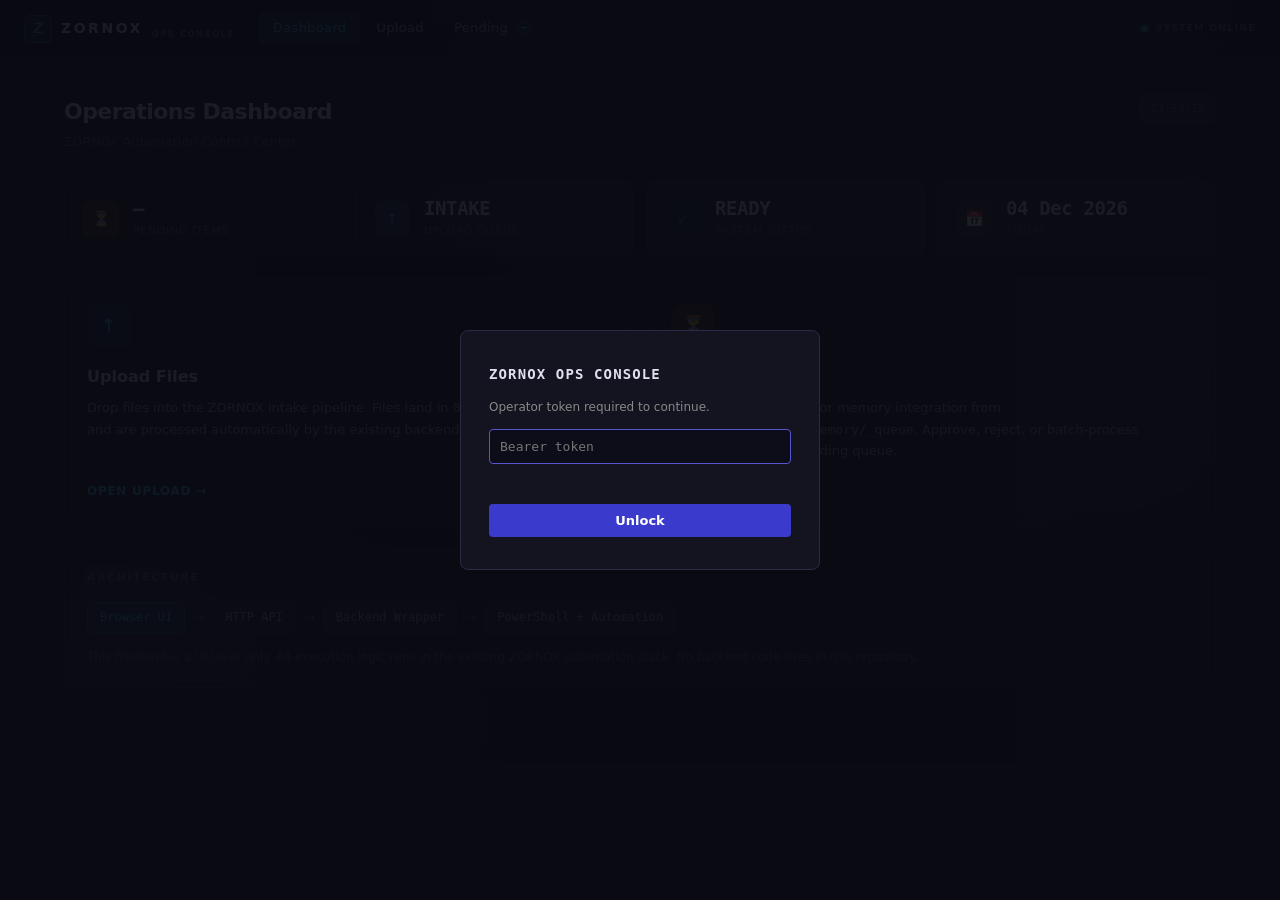
<file: index.html>
<!DOCTYPE html>
<html lang="en">
<head>
  <meta charset="UTF-8">
  <meta name="viewport" content="width=device-width, initial-scale=1.0">
  <meta name="description" content="ZORNOX Web Ops Console — Operations dashboard">
  <title>Dashboard — ZORNOX Web Ops Console</title>
  <link rel="stylesheet" href="assets/css/app.css">
</head>
<body>

  <!-- ================================================================
       NAVBAR
       ================================================================ -->
  <nav class="navbar" role="navigation" aria-label="Main navigation">
    <div class="nav-brand">
      <div class="brand-icon" aria-hidden="true">Z</div>
      <span class="brand-name">ZORNOX</span>
      <span class="brand-sub">Ops Console</span>
    </div>

    <ul class="nav-links" role="list">
      <li><a href="index.html"   class="nav-link" data-page="index">Dashboard</a></li>
      <li><a href="upload.html"  class="nav-link" data-page="upload">Upload</a></li>
      <li>
        <a href="pending.html" class="nav-link" data-page="pending">
          Pending
          <span class="badge" id="nav-pending-count" aria-label="pending items">—</span>
        </a>
      </li>
    </ul>

    <div class="nav-status" aria-live="polite">
      <span class="status-dot" aria-hidden="true"></span>
      <span class="status-label">SYSTEM ONLINE</span>
    </div>
  </nav>

  <!-- ================================================================
       MAIN
       ================================================================ -->
  <main class="main-content">

    <!-- Page header -->
    <div class="page-header">
      <div>
        <h1 class="page-title">Operations Dashboard</h1>
        <p class="page-subtitle">ZORNOX Automation Control Center</p>
      </div>
      <div class="page-meta">
        <span class="meta-chip" id="current-time" aria-label="Current time"></span>
      </div>
    </div>

    <!-- Stats row -->
    <div class="stats-grid" role="list" aria-label="System statistics">

      <div class="stat-card" role="listitem">
        <div class="stat-icon stat-icon--pending" aria-hidden="true">⏳</div>
        <div class="stat-body">
          <span class="stat-value" id="stat-pending">—</span>
          <span class="stat-label">Pending Items</span>
        </div>
      </div>

      <div class="stat-card" role="listitem">
        <div class="stat-icon stat-icon--upload" aria-hidden="true">↑</div>
        <div class="stat-body">
          <span class="stat-value">INTAKE</span>
          <span class="stat-label">Upload Queue</span>
        </div>
      </div>

      <div class="stat-card" role="listitem">
        <div class="stat-icon stat-icon--ok" aria-hidden="true">✓</div>
        <div class="stat-body">
          <span class="stat-value">READY</span>
          <span class="stat-label">System Status</span>
        </div>
      </div>

      <div class="stat-card" role="listitem">
        <div class="stat-icon stat-icon--info" aria-hidden="true">📅</div>
        <div class="stat-body">
          <span class="stat-value" id="stat-date">—</span>
          <span class="stat-label">Today</span>
        </div>
      </div>

    </div>

    <!-- Quick action cards -->
    <div class="action-grid">

      <a href="upload.html" class="action-card action-card--upload" aria-label="Open Upload page">
        <div class="action-card-icon" aria-hidden="true">↑</div>
        <h2 class="action-card-title">Upload Files</h2>
        <p class="action-card-desc">
          Drop files into the ZORNOX intake pipeline. Files land in
          <code>00_INBOX/_claw_drop</code> and are processed automatically
          by the existing backend automation.
        </p>
        <span class="action-card-cta">Open Upload →</span>
      </a>

      <a href="pending.html" class="action-card action-card--pending" aria-label="Open Pending Review page">
        <div class="action-card-icon" aria-hidden="true">⏳</div>
        <h2 class="action-card-title">Review Pending</h2>
        <p class="action-card-desc">
          Review items queued for memory integration from
          <code>00_INBOX/_pending_memory/_queue</code>. Approve, reject, or
          batch-process decisions from the pending queue.
        </p>
        <span class="action-card-cta">Open Review →</span>
      </a>

    </div>

    <!-- Architecture info card -->
    <div class="info-card" role="region" aria-label="Architecture overview">
      <p class="info-card-title">Architecture</p>

      <div class="arch-flow" aria-label="Data flow diagram">
        <div class="arch-node arch-node--active">Browser UI</div>
        <div class="arch-arrow" aria-hidden="true">→</div>
        <div class="arch-node">HTTP API</div>
        <div class="arch-arrow" aria-hidden="true">→</div>
        <div class="arch-node">Backend Wrapper</div>
        <div class="arch-arrow" aria-hidden="true">→</div>
        <div class="arch-node">PowerShell + Automation</div>
      </div>

      <p class="info-note">
        This frontend is a UI layer only. All execution logic runs in the existing
        ZORNOX automation stack. No backend code lives in this repository.
      </p>
    </div>

  </main>

  <!-- Scripts — config must load first -->
  <script src="config/app-config.js"></script>
  <script src="assets/js/auth.js"></script>
  <script src="assets/js/api.js"></script>
  <script src="assets/js/app.js"></script>

</body>
</html>
</file>
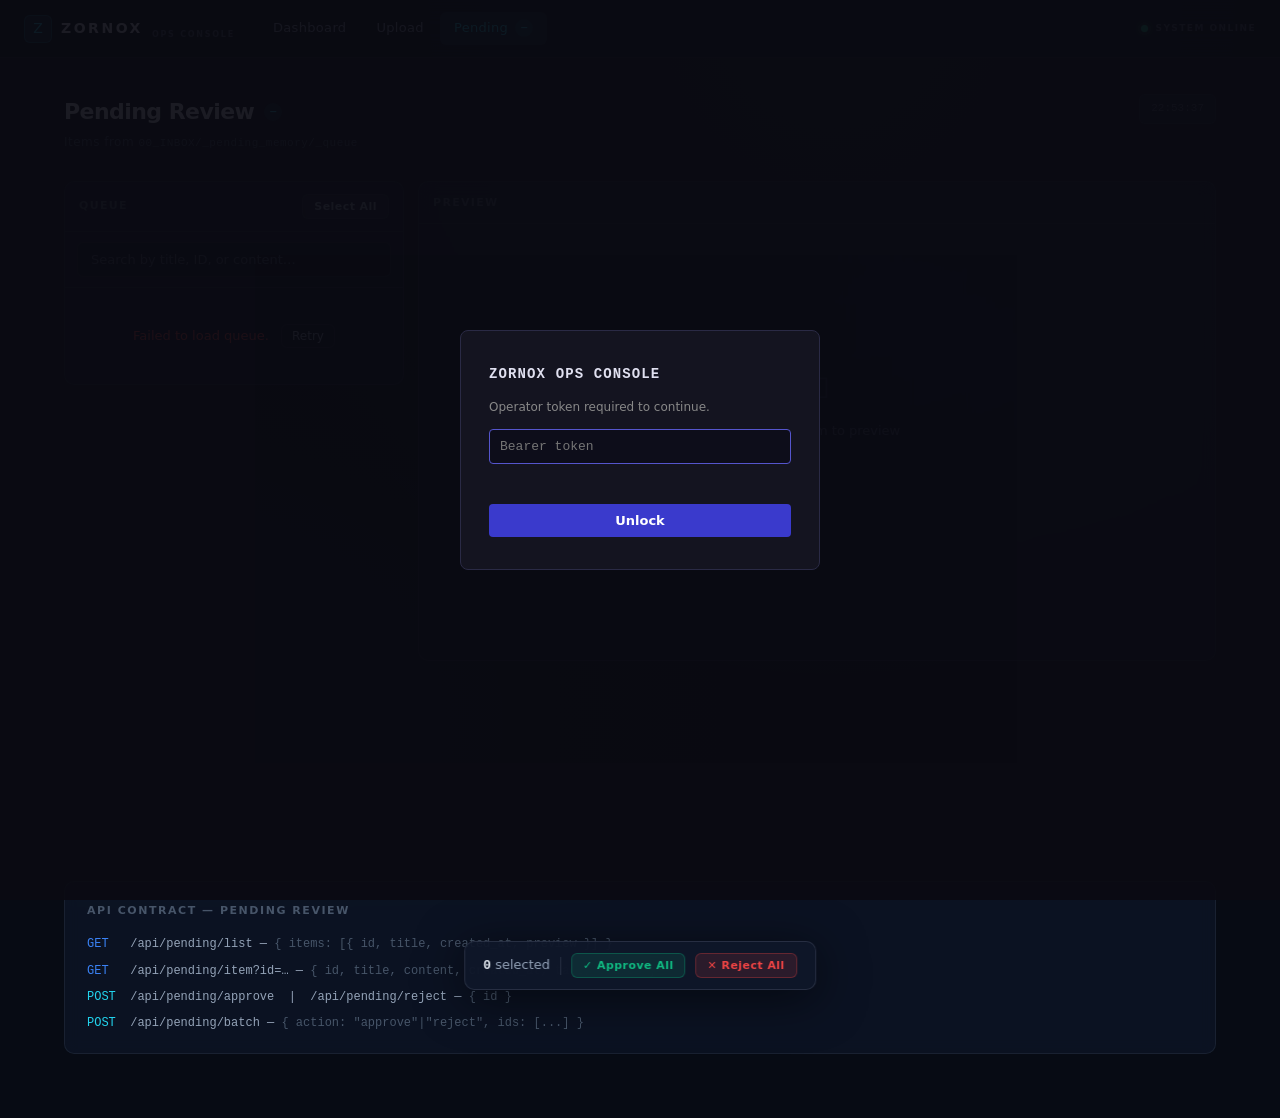
<file: pending.html>
<!DOCTYPE html>
<html lang="en">
<head>
  <meta charset="UTF-8">
  <meta name="viewport" content="width=device-width, initial-scale=1.0">
  <meta name="description" content="ZORNOX Web Ops Console — Review and process pending decisions">
  <title>Pending Review — ZORNOX Web Ops Console</title>
  <link rel="stylesheet" href="assets/css/app.css">
</head>
<body>

  <!-- ================================================================
       NAVBAR
       ================================================================ -->
  <nav class="navbar" role="navigation" aria-label="Main navigation">
    <div class="nav-brand">
      <div class="brand-icon" aria-hidden="true">Z</div>
      <span class="brand-name">ZORNOX</span>
      <span class="brand-sub">Ops Console</span>
    </div>

    <ul class="nav-links" role="list">
      <li><a href="index.html"   class="nav-link" data-page="index">Dashboard</a></li>
      <li><a href="upload.html"  class="nav-link" data-page="upload">Upload</a></li>
      <li>
        <a href="pending.html" class="nav-link" data-page="pending">
          Pending
          <span class="badge" id="nav-pending-count" aria-label="pending items">—</span>
        </a>
      </li>
    </ul>

    <div class="nav-status" aria-live="polite">
      <span class="status-dot" aria-hidden="true"></span>
      <span class="status-label">SYSTEM ONLINE</span>
    </div>
  </nav>

  <!-- ================================================================
       MAIN
       ================================================================ -->
  <main class="main-content">

    <!-- Page header -->
    <div class="page-header">
      <div>
        <h1 class="page-title">
          Pending Review
          <span class="badge" id="pending-page-count" aria-label="pending count">—</span>
        </h1>
        <p class="page-subtitle">
          Items from
          <code style="font-size:11px;color:var(--text-muted);font-family:var(--font-mono)">
            00_INBOX/_pending_memory/_queue
          </code>
        </p>
      </div>
      <div class="page-meta">
        <span class="meta-chip" id="current-time" aria-label="Current time"></span>
      </div>
    </div>

    <!-- Two-column layout: list panel + preview panel -->
    <div class="pending-layout">

      <!-- ── Left panel: Queue list ── -->
      <div class="panel" role="region" aria-label="Pending queue">

        <div class="panel-header">
          <span class="panel-title">Queue</span>
          <button
            class="btn btn--default btn--sm"
            id="select-all-btn"
            aria-label="Select or deselect all items"
          >Select All</button>
        </div>

        <div class="panel-toolbar">
          <input
            type="search"
            class="search-input"
            id="search-input"
            placeholder="Search by title, ID, or content&hellip;"
            aria-label="Filter pending items"
            autocomplete="off"
          >
        </div>

        <div class="pending-list-scroll" role="list" aria-label="Pending items list">
          <div id="pending-list">
            <div class="state-loading">Loading queue&hellip;</div>
          </div>
        </div>

      </div>

      <!-- ── Right panel: Preview ── -->
      <div class="preview-panel" role="region" aria-label="Item preview" aria-live="polite">
        <div class="panel-header">
          <span class="panel-title">Preview</span>
        </div>
        <div id="item-preview">
          <div class="preview-empty">
            <span class="preview-empty-icon" aria-hidden="true">&#9744;</span>
            Select an item to preview
          </div>
        </div>
      </div>

    </div>

    <!-- API contract note (visible during development) -->
    <div style="margin-top:20px;">
      <div class="info-card">
        <p class="info-card-title">API Contract — Pending Review</p>
        <div style="display:flex;flex-direction:column;gap:7px;">
          <div style="font-family:var(--font-mono);font-size:12px;color:var(--text-secondary);">
            <span style="color:var(--accent-blue);">GET&nbsp;</span>
            &nbsp;/api/pending/list
            &mdash;
            <span style="color:var(--text-muted);">{ items: [{ id, title, created_at, preview }] }</span>
          </div>
          <div style="font-family:var(--font-mono);font-size:12px;color:var(--text-secondary);">
            <span style="color:var(--accent-blue);">GET&nbsp;</span>
            &nbsp;/api/pending/item?id=&hellip;
            &mdash;
            <span style="color:var(--text-muted);">{ id, title, content, created_at, tags, source }</span>
          </div>
          <div style="font-family:var(--font-mono);font-size:12px;color:var(--text-secondary);">
            <span style="color:var(--accent);">POST</span>
            &nbsp;/api/pending/approve &nbsp;|&nbsp; /api/pending/reject
            &mdash;
            <span style="color:var(--text-muted);">{ id }</span>
          </div>
          <div style="font-family:var(--font-mono);font-size:12px;color:var(--text-secondary);">
            <span style="color:var(--accent);">POST</span>
            &nbsp;/api/pending/batch
            &mdash;
            <span style="color:var(--text-muted);">{ action: "approve"|"reject", ids: [...] }</span>
          </div>
        </div>
      </div>
    </div>

  </main>

  <!-- Batch action bar — slides up when items are selected -->
  <div
    class="batch-bar"
    id="batch-bar"
    role="toolbar"
    aria-label="Batch actions"
    aria-hidden="true"
  >
    <span class="batch-bar-label">
      <span class="batch-count" id="selected-count">0</span> selected
    </span>
    <div class="batch-bar-sep" aria-hidden="true"></div>
    <button class="btn btn--approve btn--sm" id="batch-approve-btn">
      &#10003; Approve All
    </button>
    <button class="btn btn--reject btn--sm" id="batch-reject-btn">
      &#10005; Reject All
    </button>
  </div>

  <!-- Scripts — config must load first -->
  <script src="config/app-config.js"></script>
  <script src="assets/js/auth.js"></script>
  <script src="assets/js/api.js"></script>
  <script src="assets/js/app.js"></script>
  <script src="assets/js/pending.js"></script>

</body>
</html>
</file>
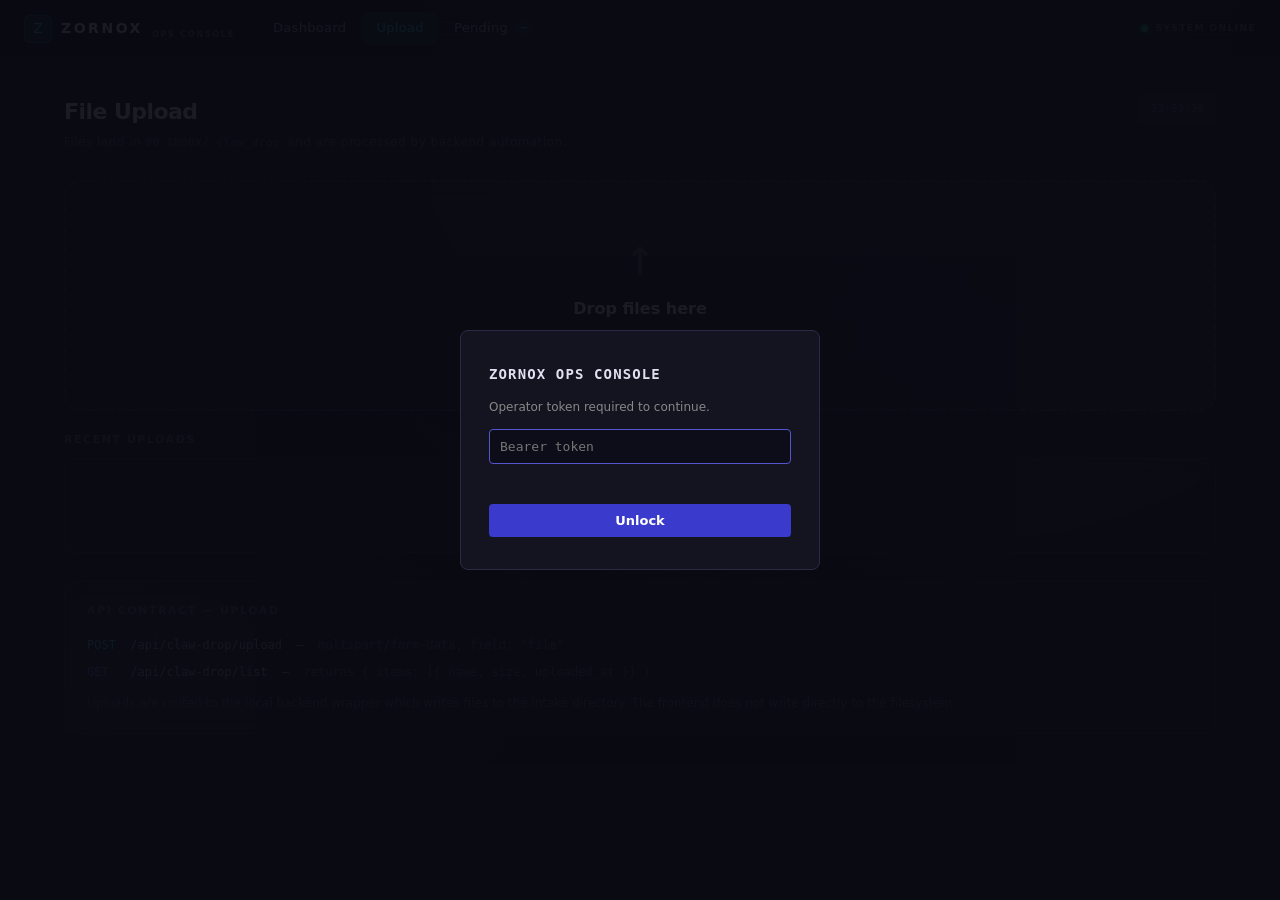
<file: upload.html>
<!DOCTYPE html>
<html lang="en">
<head>
  <meta charset="UTF-8">
  <meta name="viewport" content="width=device-width, initial-scale=1.0">
  <meta name="description" content="ZORNOX Web Ops Console — Upload files into the intake pipeline">
  <title>Upload — ZORNOX Web Ops Console</title>
  <link rel="stylesheet" href="assets/css/app.css">
</head>
<body>

  <!-- ================================================================
       NAVBAR
       ================================================================ -->
  <nav class="navbar" role="navigation" aria-label="Main navigation">
    <div class="nav-brand">
      <div class="brand-icon" aria-hidden="true">Z</div>
      <span class="brand-name">ZORNOX</span>
      <span class="brand-sub">Ops Console</span>
    </div>

    <ul class="nav-links" role="list">
      <li><a href="index.html"   class="nav-link" data-page="index">Dashboard</a></li>
      <li><a href="upload.html"  class="nav-link" data-page="upload">Upload</a></li>
      <li>
        <a href="pending.html" class="nav-link" data-page="pending">
          Pending
          <span class="badge" id="nav-pending-count" aria-label="pending items">—</span>
        </a>
      </li>
    </ul>

    <div class="nav-status" aria-live="polite">
      <span class="status-dot" aria-hidden="true"></span>
      <span class="status-label">SYSTEM ONLINE</span>
    </div>
  </nav>

  <!-- ================================================================
       MAIN
       ================================================================ -->
  <main class="main-content">

    <!-- Page header -->
    <div class="page-header">
      <div>
        <h1 class="page-title">File Upload</h1>
        <p class="page-subtitle">
          Files land in
          <code style="font-size:11px;color:var(--text-muted);font-family:var(--font-mono)">
            00_INBOX/_claw_drop
          </code>
          and are processed by backend automation.
        </p>
      </div>
      <div class="page-meta">
        <span class="meta-chip" id="current-time" aria-label="Current time"></span>
      </div>
    </div>

    <!-- Drop Zone -->
    <div
      class="drop-zone"
      id="drop-zone"
      role="button"
      tabindex="0"
      aria-label="Drop files here, or press Enter to browse"
    >
      <span class="drop-zone-icon" aria-hidden="true">↑</span>
      <p class="drop-zone-title">Drop files here</p>
      <p class="drop-zone-sub">or click to browse — any file type accepted</p>
    </div>

    <!-- Hidden file picker -->
    <input type="file" id="file-input" multiple hidden aria-hidden="true">

    <!-- Upload progress items (shown when files are being processed) -->
    <div
      id="upload-progress-list"
      class="upload-progress-list"
      role="status"
      aria-live="polite"
      aria-label="Upload progress"
    ></div>

    <!-- Recent uploads -->
    <p class="section-label">Recent Uploads</p>
    <div
      id="recent-uploads-list"
      class="recent-list"
      role="list"
      aria-label="Recently uploaded files"
    >
      <div class="state-loading">Loading&hellip;</div>
    </div>

    <!-- API contract note (visible during development) -->
    <div style="margin-top:28px;">
      <div class="info-card">
        <p class="info-card-title">API Contract — Upload</p>
        <div style="display:flex;flex-direction:column;gap:8px;">
          <div style="font-family:var(--font-mono);font-size:12px;color:var(--text-secondary);">
            <span style="color:var(--accent);">POST</span>
            &nbsp;/api/claw-drop/upload
            &nbsp;&mdash;&nbsp;
            <span style="color:var(--text-muted);">multipart/form-data, field: "file"</span>
          </div>
          <div style="font-family:var(--font-mono);font-size:12px;color:var(--text-secondary);">
            <span style="color:var(--accent-blue);">GET&nbsp;</span>
            &nbsp;/api/claw-drop/list
            &nbsp;&mdash;&nbsp;
            <span style="color:var(--text-muted);">returns { items: [{ name, size, uploaded_at }] }</span>
          </div>
        </div>
        <p class="info-note" style="margin-top:12px;">
          Uploads are routed to the local backend wrapper which writes files to the intake
          directory. The frontend does not write directly to the filesystem.
        </p>
      </div>
    </div>

  </main>

  <!-- Scripts — config must load first -->
  <script src="config/app-config.js"></script>
  <script src="assets/js/auth.js"></script>
  <script src="assets/js/api.js"></script>
  <script src="assets/js/app.js"></script>
  <script src="assets/js/upload.js"></script>

</body>
</html>
</file>
<file: assets/css/app.css>
/* ============================================================
    ZORNOX Web Ops Console — Shared Stylesheet
    Cloudflare Pages static site — no build step required
    ============================================================ */

  /* === Design Tokens === */
  :root {
    --bg-base:          #070b14;
    --bg-mesh:          radial-gradient(ellipse at 65% 0%,   rgba(34,211,238,0.055) 0%, transparent 55%),
                        radial-gradient(ellipse at 0%  80%,  rgba(59,130,246,0.045) 0%, transparent 50%),
                        radial-gradient(ellipse at 100% 50%, rgba(99,102,241,0.03)  0%, transparent 45%);

    --surface:          rgba(15, 23, 42, 0.65);
    --surface-raised:   rgba(15, 23, 42, 0.88);
    --surface-hover:    rgba(15, 23, 42, 0.90);

    --border:           rgba(148, 163, 184, 0.10);
    --border-strong:    rgba(148, 163, 184, 0.18);
    --border-accent:    rgba(34,  211, 238, 0.30);

    --text-primary:     #e2e8f0;
    --text-secondary:   #94a3b8;
    --text-muted:       #475569;

    --accent:           #22d3ee;
    --accent-dim:       rgba(34,  211, 238, 0.13);
    --accent-blue:      #3b82f6;
    --accent-blue-dim:  rgba(59,  130, 246, 0.13);

    --success:          #10b981;
    --success-dim:      rgba(16,  185, 129, 0.13);
    --warning:          #f59e0b;
    --warning-dim:      rgba(245, 158, 11,  0.13);
    --danger:           #ef4444;
    --danger-dim:       rgba(239, 68,  68,  0.13);

    --radius-xs:  4px;
    --radius-sm:  6px;
    --radius:    10px;
    --radius-lg: 16px;

    --shadow-sm:  0 2px  8px rgba(0,0,0,0.30);
    --shadow:     0 4px 24px rgba(0,0,0,0.45);
    --shadow-lg:  0 8px 48px rgba(0,0,0,0.55);

    --font:      -apple-system, BlinkMacSystemFont, "Segoe UI", system-ui, sans-serif;
    --font-mono: "JetBrains Mono", "Cascadia Code", "Fira Code", "Consolas", monospace;

    --nav-height: 58px;
    --content-max: 1200px;
    --transition: 0.15s ease;
  }

  /* === Reset === */
  *, *::before, *::after { box-sizing: border-box; margin: 0; padding: 0; }

  html {
    font-family: var(--font);
    background: var(--bg-base);
    color: var(--text-primary);
    height: 100%;
    scroll-behavior: smooth;
    -webkit-text-size-adjust: 100%;
  }

  body {
    min-height: 100%;
    background: var(--bg-base);
    background-image: var(--bg-mesh);
    background-attachment: fixed;
    font-size: 14px;
    line-height: 1.6;
    -webkit-font-smoothing: antialiased;
    -moz-osx-font-smoothing: grayscale;
  }

  a { color: inherit; text-decoration: none; }
  button { cursor: pointer; font-family: inherit; font-size: inherit; }
  input, textarea, select { font-family: inherit; font-size: inherit; }
  ul { list-style: none; }
  code { font-family: var(--font-mono); }

  /* ============================================================
    NAVBAR
    ============================================================ */

  .navbar {
    position: fixed;
    top: 0; left: 0; right: 0;
    height: var(--nav-height);
    background: rgba(7, 11, 20, 0.92);
    backdrop-filter: blur(14px);
    -webkit-backdrop-filter: blur(14px);
    border-bottom: 1px solid var(--border);
    display: flex;
    align-items: center;
    padding: 0 24px;
    gap: 8px;
    z-index: 100;
    user-select: none;
  }

  /* Brand */
  .nav-brand {
    display: flex;
    align-items: center;
    gap: 9px;
    flex-shrink: 0;
    margin-right: 16px;
  }

  .brand-icon {
    width: 28px;
    height: 28px;
    background: var(--accent-dim);
    border: 1px solid var(--border-accent);
    border-radius: var(--radius-sm);
    display: flex;
    align-items: center;
    justify-content: center;
    font-size: 14px;
    color: var(--accent);
    flex-shrink: 0;
  }

  .brand-name {
    font-size: 14px;
    font-weight: 800;
    letter-spacing: 0.18em;
    color: var(--text-primary);
  }

  .brand-sub {
    font-size: 8px;
    letter-spacing: 0.22em;
    color: var(--text-muted);
    font-weight: 600;
    text-transform: uppercase;
    align-self: flex-end;
    padding-bottom: 1px;
  }

  /* Nav links */
  .nav-links {
    display: flex;
    gap: 2px;
    flex: 1;
  }

  .nav-link {
    display: inline-flex;
    align-items: center;
    gap: 7px;
    padding: 6px 14px;
    border-radius: var(--radius-sm);
    font-size: 13px;
    font-weight: 500;
    color: var(--text-secondary);
    transition: background var(--transition), color var(--transition);
    letter-spacing: 0.025em;
    white-space: nowrap;
  }

  .nav-link:hover {
    background: rgba(148, 163, 184, 0.08);
    color: var(--text-primary);
  }

  .nav-link.active {
    background: var(--accent-dim);
    color: var(--accent);
  }

  /* Nav badge */
  .badge {
    display: inline-flex;
    align-items: center;
    justify-content: center;
    min-width: 18px;
    height: 18px;
    padding: 0 5px;
    border-radius: 9px;
    background: var(--accent-dim);
    color: var(--accent);
    font-size: 10px;
    font-weight: 700;
    font-family: var(--font-mono);
    letter-spacing: 0;
  }

  /* Nav status */
  .nav-status {
    display: flex;
    align-items: center;
    gap: 7px;
    margin-left: auto;
    flex-shrink: 0;
  }

  .status-dot {
    width: 7px;
    height: 7px;
    border-radius: 50%;
    background: var(--success);
    box-shadow: 0 0 8px var(--success);
    animation: status-pulse 2.4s ease-in-out infinite;
  }

  @keyframes status-pulse {
    0%, 100% { opacity: 1; box-shadow: 0 0 8px var(--success); }
    50%       { opacity: 0.5; box-shadow: 0 0 3px var(--success); }
  }

  .status-label {
    font-size: 9px;
    letter-spacing: 0.16em;
    color: var(--text-muted);
    font-weight: 700;
    text-transform: uppercase;
  }

  /* ============================================================
    LAYOUT
    ============================================================ */

  .main-content {
    padding: calc(var(--nav-height) + 36px) 24px 64px;
    max-width: var(--content-max);
    margin: 0 auto;
  }

  /* Page Header */
  .page-header {
    display: flex;
    align-items: flex-start;
    justify-content: space-between;
    gap: 16px;
    margin-bottom: 28px;
  }

  .page-title {
    font-size: 22px;
    font-weight: 700;
    color: var(--text-primary);
    letter-spacing: -0.025em;
    display: flex;
    align-items: center;
    gap: 10px;
  }

  .page-subtitle {
    font-size: 12px;
    color: var(--text-muted);
    margin-top: 4px;
    letter-spacing: 0.04em;
  }

  .page-meta {
    display: flex;
    align-items: center;
    gap: 10px;
    flex-shrink: 0;
  }

  .meta-chip {
    font-family: var(--font-mono);
    font-size: 11px;
    color: var(--text-muted);
    background: var(--surface);
    border: 1px solid var(--border);
    padding: 5px 11px;
    border-radius: var(--radius-sm);
    white-space: nowrap;
  }

  /* ============================================================
    DASHBOARD — Stats Grid
    ============================================================ */

  .stats-grid {
    display: grid;
    grid-template-columns: repeat(auto-fit, minmax(170px, 1fr));
    gap: 12px;
    margin-bottom: 20px;
  }

  .stat-card {
    background: var(--surface);
    border: 1px solid var(--border);
    border-radius: var(--radius);
    padding: 16px 18px;
    display: flex;
    align-items: center;
    gap: 14px;
    backdrop-filter: blur(8px);
    transition: border-color var(--transition);
  }

  .stat-card:hover { border-color: var(--border-strong); }

  .stat-icon {
    width: 36px;
    height: 36px;
    border-radius: var(--radius-sm);
    display: flex;
    align-items: center;
    justify-content: center;
    font-size: 15px;
    flex-shrink: 0;
  }

  .stat-icon--pending { background: var(--warning-dim);      color: var(--warning); }
  .stat-icon--upload  { background: var(--accent-dim);       color: var(--accent);  }
  .stat-icon--ok      { background: var(--success-dim);      color: var(--success); }
  .stat-icon--info    { background: rgba(148,163,184,0.08);  color: var(--text-secondary); }

  .stat-body { display: flex; flex-direction: column; gap: 2px; }

  .stat-value {
    font-size: 19px;
    font-weight: 700;
    color: var(--text-primary);
    line-height: 1.2;
    font-family: var(--font-mono);
    letter-spacing: -0.02em;
  }

  .stat-label {
    font-size: 11px;
    color: var(--text-muted);
    letter-spacing: 0.06em;
    text-transform: uppercase;
  }

  /* ============================================================
    DASHBOARD — Action Cards
    ============================================================ */

  .action-grid {
    display: grid;
    grid-template-columns: 1fr 1fr;
    gap: 16px;
    margin-bottom: 20px;
  }

  @media (max-width: 640px) { .action-grid { grid-template-columns: 1fr; } }

  .action-card {
    display: flex;
    flex-direction: column;
    background: var(--surface);
    border: 1px solid var(--border);
    border-radius: var(--radius-lg);
    padding: 26px 22px;
    transition: border-color var(--transition), background var(--transition), transform 0.18s ease, box-shadow 0.18s ease;
    backdrop-filter: blur(8px);
  }

  .action-card:hover {
    background: var(--surface-hover);
    transform: translateY(-2px);
    box-shadow: var(--shadow);
  }

  .action-card--upload:hover  { border-color: var(--border-accent); }
  .action-card--pending:hover { border-color: rgba(245,158,11,0.30); }

  .action-card-icon {
    width: 44px;
    height: 44px;
    border-radius: var(--radius);
    display: flex;
    align-items: center;
    justify-content: center;
    font-size: 20px;
    margin-bottom: 16px;
  }

  .action-card--upload  .action-card-icon { background: var(--accent-dim);   color: var(--accent);  }
  .action-card--pending .action-card-icon { background: var(--warning-dim);  color: var(--warning); }

  .action-card-title {
    font-size: 16px;
    font-weight: 700;
    margin-bottom: 8px;
    color: var(--text-primary);
  }

  .action-card-desc {
    font-size: 13px;
    color: var(--text-secondary);
    line-height: 1.65;
    flex: 1;
    margin-bottom: 20px;
  }

  .action-card-cta {
    font-size: 12px;
    font-weight: 700;
    letter-spacing: 0.06em;
    text-transform: uppercase;
  }

  .action-card--upload  .action-card-cta { color: var(--accent);  }
  .action-card--pending .action-card-cta { color: var(--warning); }

  /* ============================================================
    DASHBOARD — Info / Architecture Card
    ============================================================ */

  .info-card {
    background: var(--surface);
    border: 1px solid var(--border);
    border-radius: var(--radius);
    padding: 20px 22px;
    backdrop-filter: blur(8px);
  }

  .info-card-title {
    font-size: 11px;
    font-weight: 700;
    letter-spacing: 0.14em;
    color: var(--text-muted);
    text-transform: uppercase;
    margin-bottom: 16px;
  }

  .arch-flow {
    display: flex;
    align-items: center;
    gap: 8px;
    flex-wrap: wrap;
    margin-bottom: 14px;
  }

  .arch-node {
    padding: 5px 12px;
    border-radius: var(--radius-sm);
    background: rgba(148,163,184,0.06);
    border: 1px solid var(--border);
    font-size: 12px;
    font-weight: 500;
    color: var(--text-secondary);
    font-family: var(--font-mono);
  }

  .arch-node--active {
    background: var(--accent-dim);
    border-color: var(--border-accent);
    color: var(--accent);
  }

  .arch-arrow { color: var(--text-muted); font-size: 13px; }

  .info-note {
    font-size: 12px;
    color: var(--text-muted);
    line-height: 1.6;
  }

  /* ============================================================
    SECTION LABEL
    ============================================================ */

  .section-label {
    font-size: 11px;
    font-weight: 700;
    letter-spacing: 0.14em;
    text-transform: uppercase;
    color: var(--text-muted);
    margin-bottom: 10px;
  }

  /* ============================================================
    UPLOAD PAGE — Drop Zone
    ============================================================ */

  .drop-zone {
    border: 2px dashed var(--border-strong);
    border-radius: var(--radius-lg);
    padding: 60px 40px;
    text-align: center;
    cursor: pointer;
    transition: border-color var(--transition), background var(--transition);
    background: var(--surface);
    margin-bottom: 20px;
    backdrop-filter: blur(8px);
    outline: none;
  }

  .drop-zone:hover,
  .drop-zone:focus,
  .drop-zone--active {
    border-color: var(--accent);
    background: var(--accent-dim);
  }

  .drop-zone-icon {
    display: block;
    font-size: 40px;
    margin-bottom: 14px;
    color: var(--text-muted);
    line-height: 1;
    transition: color var(--transition), transform 0.2s ease;
  }

  .drop-zone:hover   .drop-zone-icon,
  .drop-zone:focus   .drop-zone-icon,
  .drop-zone--active .drop-zone-icon {
    color: var(--accent);
    transform: translateY(-3px);
  }

  .drop-zone-title {
    font-size: 16px;
    font-weight: 600;
    color: var(--text-primary);
    margin-bottom: 6px;
  }

  .drop-zone-sub {
    font-size: 13px;
    color: var(--text-muted);
  }

  /* Upload Progress */
  .upload-progress-list {
    display: none;
    background: var(--surface);
    border: 1px solid var(--border);
    border-radius: var(--radius);
    padding: 10px;
    margin-bottom: 20px;
    backdrop-filter: blur(8px);
  }

  .upload-progress-item {
    display: flex;
    align-items: center;
    justify-content: space-between;
    padding: 8px 10px;
    border-radius: var(--radius-sm);
    margin-bottom: 4px;
    font-size: 13px;
    gap: 12px;
  }

  .upload-progress-item:last-child { margin-bottom: 0; }

  .upload-progress-item--uploading { background: var(--accent-blue-dim); }
  .upload-progress-item--success   { background: var(--success-dim); }
  .upload-progress-item--error     { background: var(--danger-dim); }

  .upi-name {
    font-family: var(--font-mono);
    font-size: 12px;
    color: var(--text-primary);
    overflow: hidden;
    text-overflow: ellipsis;
    white-space: nowrap;
    flex: 1;
    min-width: 0;
  }

  .upi-status {
    font-size: 11px;
    font-weight: 700;
    letter-spacing: 0.06em;
    text-transform: uppercase;
    color: var(--text-secondary);
    flex-shrink: 0;
  }

  /* Recent Uploads List */
  .recent-list {
    background: var(--surface);
    border: 1px solid var(--border);
    border-radius: var(--radius);
    overflow: hidden;
    backdrop-filter: blur(8px);
  }

  .recent-item {
    display: flex;
    align-items: center;
    gap: 12px;
    padding: 12px 16px;
    border-bottom: 1px solid var(--border);
    transition: background var(--transition);
  }

  .recent-item:last-child { border-bottom: none; }
  .recent-item:hover       { background: rgba(148,163,184,0.05); }

  .recent-item-icon {
    width: 30px;
    height: 30px;
    background: rgba(148,163,184,0.08);
    border-radius: var(--radius-sm);
    display: flex;
    align-items: center;
    justify-content: center;
    font-size: 14px;
    flex-shrink: 0;
  }

  .recent-item-body {
    display: flex;
    flex-direction: column;
    gap: 2px;
    overflow: hidden;
    flex: 1;
  }

  .recent-item-name {
    font-size: 13px;
    color: var(--text-primary);
    font-family: var(--font-mono);
    white-space: nowrap;
    overflow: hidden;
    text-overflow: ellipsis;
  }

  .recent-item-time {
    font-size: 11px;
    color: var(--text-muted);
  }

  /* ============================================================
    PENDING PAGE — Layout
    ============================================================ */

  .pending-layout {
    display: grid;
    grid-template-columns: 340px 1fr;
    gap: 14px;
    align-items: start;
    min-height: calc(100vh - 220px);
  }

  @media (max-width: 860px) {
    .pending-layout { grid-template-columns: 1fr; }
  }

  /* Panels */
  .panel {
    background: var(--surface);
    border: 1px solid var(--border);
    border-radius: var(--radius);
    display: flex;
    flex-direction: column;
    overflow: hidden;
    backdrop-filter: blur(8px);
  }

  .panel-header {
    padding: 12px 14px;
    border-bottom: 1px solid var(--border);
    display: flex;
    align-items: center;
    gap: 8px;
    flex-shrink: 0;
  }

  .panel-title {
    font-size: 11px;
    font-weight: 700;
    letter-spacing: 0.12em;
    text-transform: uppercase;
    color: var(--text-muted);
    flex: 1;
  }

  .panel-toolbar {
    padding: 10px 12px;
    border-bottom: 1px solid var(--border);
    flex-shrink: 0;
  }

  /* Search */
  .search-input {
    width: 100%;
    padding: 9px 13px;
    background: rgba(7, 11, 20, 0.70);
    border: 1px solid var(--border);
    border-radius: var(--radius-sm);
    color: var(--text-primary);
    font-size: 13px;
    outline: none;
    transition: border-color var(--transition);
  }

  .search-input:focus       { border-color: var(--border-accent); }
  .search-input::placeholder { color: var(--text-muted); }

  /* Pending List */
  .pending-list-scroll {
    flex: 1;
    overflow-y: auto;
    max-height: calc(100vh - 260px);
  }

  .pending-list-scroll::-webkit-scrollbar        { width: 4px; }
  .pending-list-scroll::-webkit-scrollbar-track  { background: transparent; }
  .pending-list-scroll::-webkit-scrollbar-thumb  { background: var(--border); border-radius: 2px; }

  .pending-item {
    display: flex;
    align-items: center;
    padding: 11px 14px;
    gap: 10px;
    border-bottom: 1px solid var(--border);
    cursor: pointer;
    transition: background var(--transition);
  }

  .pending-item:last-child { border-bottom: none; }
  .pending-item:hover       { background: rgba(148,163,184,0.05); }

  .pending-item--selected {
    background: var(--accent-dim) !important;
    border-left: 2px solid var(--accent);
    padding-left: 12px;
  }

  .pending-item-check {
    flex-shrink: 0;
    display: flex;
    align-items: center;
    padding: 2px;
  }

  .item-checkbox {
    width: 14px;
    height: 14px;
    accent-color: var(--accent);
    cursor: pointer;
  }

  .pending-item-body {
    display: flex;
    flex-direction: column;
    gap: 3px;
    overflow: hidden;
    flex: 1;
    min-width: 0;
  }

  .pending-item-title {
    font-size: 13px;
    color: var(--text-primary);
    font-weight: 500;
    white-space: nowrap;
    overflow: hidden;
    text-overflow: ellipsis;
  }

  .pending-item-meta {
    font-size: 10px;
    color: var(--text-muted);
    font-family: var(--font-mono);
    white-space: nowrap;
    overflow: hidden;
    text-overflow: ellipsis;
  }

  /* Preview Panel */
  .preview-panel {
    background: var(--surface);
    border: 1px solid var(--border);
    border-radius: var(--radius);
    display: flex;
    flex-direction: column;
    overflow: hidden;
    backdrop-filter: blur(8px);
    min-height: 480px;
  }

  .preview-empty {
    display: flex;
    flex-direction: column;
    align-items: center;
    justify-content: center;
    flex: 1;
    min-height: 360px;
    color: var(--text-muted);
    font-size: 13px;
    gap: 10px;
  }

  .preview-empty-icon {
    font-size: 28px;
    opacity: 0.4;
  }

  .preview-header {
    padding: 18px 20px;
    border-bottom: 1px solid var(--border);
    flex-shrink: 0;
  }

  .preview-meta {
    display: flex;
    align-items: center;
    gap: 10px;
    margin-bottom: 10px;
    flex-wrap: wrap;
  }

  .preview-id {
    font-family: var(--font-mono);
    font-size: 10px;
    color: var(--accent);
    background: var(--accent-dim);
    border: 1px solid var(--border-accent);
    padding: 3px 8px;
    border-radius: var(--radius-xs);
    font-weight: 700;
    letter-spacing: 0.05em;
  }

  .preview-date {
    font-size: 11px;
    color: var(--text-muted);
    font-family: var(--font-mono);
  }

  .preview-title {
    font-size: 15px;
    font-weight: 600;
    color: var(--text-primary);
    line-height: 1.45;
  }

  .preview-body {
    padding: 18px 20px;
    flex: 1;
    overflow-y: auto;
  }

  .preview-text {
    font-size: 13px;
    color: var(--text-secondary);
    line-height: 1.75;
    margin-bottom: 16px;
  }

  .preview-api-note {
    font-size: 11px;
    color: var(--text-muted);
    font-family: var(--font-mono);
    background: rgba(148,163,184,0.04);
    border: 1px solid var(--border);
    padding: 8px 12px;
    border-radius: var(--radius-sm);
    word-break: break-all;
  }

  .preview-assist {
    margin-top: 14px;
    padding-top: 14px;
    border-top: 1px solid var(--border);
  }

  .preview-assist-head {
    display: flex;
    align-items: center;
    justify-content: space-between;
    gap: 10px;
    flex-wrap: wrap;
  }

  .preview-assist-label {
    font-size: 11px;
    font-weight: 700;
    letter-spacing: 0.08em;
    text-transform: uppercase;
    color: var(--text-muted);
  }

  .preview-full-region {
    margin-top: 10px;
  }

  .preview-inline-note,
  .preview-inline-status {
    font-size: 12px;
    color: var(--text-muted);
  }

  .preview-inline-error {
    font-size: 12px;
    color: var(--danger);
    background: var(--danger-dim);
    border: 1px solid rgba(239,68,68,0.30);
    padding: 8px 10px;
    border-radius: var(--radius-sm);
  }

  .preview-full-content {
    margin: 0;
    font-size: 12px;
    line-height: 1.65;
    color: var(--text-secondary);
    font-family: var(--font-mono);
    background: rgba(148,163,184,0.04);
    border: 1px solid var(--border);
    border-radius: var(--radius-sm);
    padding: 10px 12px;
    white-space: pre-wrap;
    word-break: break-word;
    max-height: 320px;
    overflow: auto;
  }

  .preview-related-region {
    margin-top: 10px;
  }

  .related-item {
    background: rgba(148,163,184,0.04);
    border: 1px solid var(--border);
    border-radius: var(--radius-sm);
    padding: 10px 12px;
    margin-bottom: 8px;
  }

  .related-item:last-child {
    margin-bottom: 0;
  }

  .related-item-head {
    display: flex;
    align-items: flex-start;
    justify-content: space-between;
    gap: 8px;
  }

  .related-item-title {
    font-size: 12px;
    font-weight: 600;
    color: var(--text-primary);
    line-height: 1.4;
  }

  .related-item-type {
    flex-shrink: 0;
    font-family: var(--font-mono);
    font-size: 10px;
    color: var(--accent);
    background: var(--accent-dim);
    border: 1px solid var(--border-accent);
    padding: 2px 6px;
    border-radius: var(--radius-xs);
  }

  .related-item-meta {
    margin-top: 6px;
    font-size: 10px;
    color: var(--text-muted);
    font-family: var(--font-mono);
    word-break: break-all;
  }

  .related-item-summary {
    margin-top: 7px;
    font-size: 12px;
    color: var(--text-secondary);
    line-height: 1.55;
  }

  .related-item-reasons {
    margin-top: 8px;
    font-size: 11px;
    color: var(--text-muted);
    font-family: var(--font-mono);
  }

  .preview-overlap-region {
    margin-top: 10px;
  }

  .overlap-item {
    background: rgba(148,163,184,0.04);
    border: 1px solid var(--border);
    border-radius: var(--radius-sm);
    padding: 10px 12px;
    margin-bottom: 8px;
  }

  .overlap-item:last-child {
    margin-bottom: 0;
  }

  .overlap-item-head {
    display: flex;
    align-items: flex-start;
    justify-content: space-between;
    gap: 8px;
  }

  .overlap-item-title {
    font-size: 12px;
    font-weight: 600;
    color: var(--text-primary);
    line-height: 1.4;
  }

  .overlap-item-type {
    flex-shrink: 0;
    font-family: var(--font-mono);
    font-size: 10px;
    color: var(--accent);
    background: var(--accent-dim);
    border: 1px solid var(--border-accent);
    padding: 2px 6px;
    border-radius: var(--radius-xs);
  }

  .overlap-item-meta {
    margin-top: 6px;
    font-size: 10px;
    color: var(--text-muted);
    font-family: var(--font-mono);
    word-break: break-all;
  }

  .overlap-item-summary {
    margin-top: 7px;
    font-size: 12px;
    color: var(--text-secondary);
    line-height: 1.55;
  }

  .overlap-item-reasons {
    margin-top: 8px;
    font-size: 11px;
    color: var(--text-muted);
    font-family: var(--font-mono);
  }

  .preview-explain-region {
    margin-top: 10px;
  }

  .preview-quality-region {
    margin-top: 10px;
  }

  .quality-gate-card {
    background: rgba(148,163,184,0.04);
    border: 1px solid var(--border);
    border-radius: var(--radius-sm);
    padding: 10px 12px;
  }

  .quality-gate-header {
    display: flex;
    align-items: center;
    justify-content: space-between;
    gap: 10px;
    flex-wrap: wrap;
  }

  .quality-gate-badge {
    display: inline-flex;
    align-items: center;
    justify-content: center;
    min-width: 72px;
    padding: 3px 8px;
    border-radius: var(--radius-xs);
    font-family: var(--font-mono);
    font-size: 10px;
    font-weight: 700;
    letter-spacing: 0.06em;
    text-transform: uppercase;
    border: 1px solid var(--border);
  }

  .quality-gate-badge--pass {
    color: var(--success);
    background: var(--success-dim);
    border-color: rgba(16,185,129,0.30);
  }

  .quality-gate-badge--warn {
    color: var(--warning);
    background: var(--warning-dim);
    border-color: rgba(245,158,11,0.30);
  }

  .quality-gate-badge--block {
    color: var(--danger);
    background: var(--danger-dim);
    border-color: rgba(239,68,68,0.30);
  }

  .quality-gate-badge--unavailable {
    color: var(--text-secondary);
    background: rgba(148,163,184,0.08);
    border-color: var(--border-strong);
  }

  .quality-gate-action {
    font-size: 11px;
    color: var(--text-secondary);
    font-family: var(--font-mono);
  }

  .quality-gate-summary {
    margin-top: 8px;
    font-size: 11px;
    color: var(--text-muted);
    font-family: var(--font-mono);
  }

  .quality-gate-list {
    margin: 10px 0 0;
    padding-left: 18px;
    list-style: disc;
  }

  .quality-gate-list li {
    margin-bottom: 8px;
  }

  .quality-gate-list li:last-child {
    margin-bottom: 0;
  }

  .quality-gate-finding-id {
    font-family: var(--font-mono);
    font-size: 11px;
    color: var(--text-primary);
    font-weight: 600;
  }

  .quality-gate-finding-severity {
    margin-left: 6px;
    font-family: var(--font-mono);
    font-size: 10px;
    color: var(--text-muted);
    text-transform: uppercase;
  }

  .quality-gate-finding-message {
    margin-top: 4px;
    font-size: 12px;
    color: var(--text-secondary);
    line-height: 1.55;
  }

  .explain-section {
    margin-bottom: 10px;
    padding: 10px 12px;
    background: rgba(148,163,184,0.04);
    border: 1px solid var(--border);
    border-radius: var(--radius-sm);
  }

  .explain-section:last-child {
    margin-bottom: 0;
  }

  .explain-section-title {
    font-size: 10px;
    letter-spacing: 0.08em;
    text-transform: uppercase;
    color: var(--text-muted);
    font-weight: 700;
    margin-bottom: 6px;
  }

  .explain-paragraph {
    font-size: 12px;
    color: var(--text-secondary);
    line-height: 1.6;
  }

  .explain-type-value {
    font-family: var(--font-mono);
    font-size: 11px;
    letter-spacing: 0.05em;
    color: var(--accent);
  }

  .explain-signals-title {
    margin-top: 8px;
    margin-bottom: 4px;
    font-size: 10px;
    letter-spacing: 0.08em;
    text-transform: uppercase;
    color: var(--text-muted);
    font-weight: 700;
  }

  .explain-bullet-list {
    margin: 0;
    padding-left: 18px;
    list-style: disc;
  }

  .explain-bullet-list li {
    font-size: 12px;
    color: var(--text-secondary);
    line-height: 1.55;
    margin-bottom: 4px;
  }

  .explain-bullet-list li:last-child {
    margin-bottom: 0;
  }

  .explain-bullet-list--mono li {
    font-family: var(--font-mono);
    font-size: 11px;
    word-break: break-all;
  }

  .explain-type-signals li {
    font-family: var(--font-mono);
    font-size: 11px;
    word-break: break-all;
  }

  .explain-empty-note {
    font-size: 12px;
    color: var(--text-muted);
  }

  .preview-actions {
    padding: 14px 20px;
    border-top: 1px solid var(--border);
    display: flex;
    gap: 10px;
    flex-shrink: 0;
  }

  /* ============================================================
    BUTTONS
    ============================================================ */

  .btn {
    display: inline-flex;
    align-items: center;
    gap: 6px;
    padding: 8px 16px;
    border-radius: var(--radius-sm);
    font-size: 13px;
    font-weight: 600;
    border: 1px solid transparent;
    transition: background var(--transition), color var(--transition), border-color var(--transition), transform 0.12s ease;
    letter-spacing: 0.025em;
    white-space: nowrap;
    outline: none;
  }

  .btn:active { transform: scale(0.97); }

  .btn--approve {
    background: var(--success-dim);
    border-color: rgba(16,185,129,0.30);
    color: var(--success);
  }
  .btn--approve:hover {
    background: var(--success);
    border-color: var(--success);
    color: #fff;
  }

  .btn--reject {
    background: var(--danger-dim);
    border-color: rgba(239,68,68,0.30);
    color: var(--danger);
  }
  .btn--reject:hover {
    background: var(--danger);
    border-color: var(--danger);
    color: #fff;
  }

  .btn--default {
    background: rgba(148,163,184,0.07);
    border-color: var(--border);
    color: var(--text-secondary);
  }
  .btn--default:hover {
    background: rgba(148,163,184,0.14);
    border-color: var(--border-strong);
    color: var(--text-primary);
  }

  .btn--sm {
    padding: 5px 11px;
    font-size: 11px;
    letter-spacing: 0.04em;
  }

  /* ============================================================
    BATCH ACTION BAR
    ============================================================ */

  .batch-bar {
    position: fixed;
    bottom: -90px;
    left: 50%;
    transform: translateX(-50%);
    background: var(--surface-raised);
    border: 1px solid var(--border-strong);
    border-radius: var(--radius);
    padding: 11px 18px;
    display: flex;
    align-items: center;
    gap: 10px;
    box-shadow: var(--shadow-lg);
    backdrop-filter: blur(14px);
    transition: bottom 0.28s cubic-bezier(0.34, 1.56, 0.64, 1);
    z-index: 50;
    white-space: nowrap;
  }

  .batch-bar--visible { bottom: 24px; }

  .batch-bar-label {
    font-size: 13px;
    color: var(--text-secondary);
  }

  .batch-count {
    font-weight: 700;
    color: var(--text-primary);
    font-family: var(--font-mono);
  }

  .batch-bar-sep {
    width: 1px;
    height: 18px;
    background: var(--border-strong);
    flex-shrink: 0;
  }

  /* ============================================================
    TOAST NOTIFICATIONS
    ============================================================ */

  .toast-container {
    position: fixed;
    bottom: 80px;
    right: 22px;
    display: flex;
    flex-direction: column;
    gap: 7px;
    z-index: 200;
    pointer-events: none;
  }

  .toast {
    pointer-events: auto;
    padding: 10px 16px;
    border-radius: var(--radius-sm);
    font-size: 13px;
    font-weight: 500;
    background: var(--surface-raised);
    border: 1px solid var(--border-strong);
    color: var(--text-primary);
    backdrop-filter: blur(10px);
    opacity: 0;
    transform: translateX(16px);
    transition: opacity 0.22s ease, transform 0.22s ease;
    max-width: 300px;
    box-shadow: var(--shadow);
  }

  .toast--visible {
    opacity: 1;
    transform: translateX(0);
  }

  .toast--success { border-color: rgba(16,185,129,0.40); }
  .toast--error   { border-color: rgba(239,68,68, 0.40); }
  .toast--warning { border-color: rgba(245,158,11,0.40); }
  .toast--info    { border-color: var(--border-accent);  }

  /* ============================================================
    EMPTY / LOADING STATES
    ============================================================ */

  .state-empty,
  .state-loading,
  .state-error {
    padding: 36px 20px;
    text-align: center;
    color: var(--text-muted);
    font-size: 13px;
  }

  .state-loading::before {
    content: "⟳";
    display: block;
    font-size: 20px;
    margin-bottom: 8px;
    animation: spin 1.2s linear infinite;
    color: var(--accent);
  }

  @keyframes spin { from { transform: rotate(0deg); } to { transform: rotate(360deg); } }

  .state-error { color: var(--danger); }

  .retry-btn {
    background: none;
    border: 1px solid var(--border);
    color: var(--text-secondary);
    padding: 4px 10px;
    border-radius: var(--radius-sm);
    font-size: 12px;
    margin-left: 8px;
    cursor: pointer;
    transition: border-color var(--transition), color var(--transition);
  }

  .retry-btn:hover {
    border-color: var(--border-strong);
    color: var(--text-primary);
  }

  /* ============================================================
    RESPONSIVE
    ============================================================ */

  @media (max-width: 540px) {
    .main-content { padding-left: 14px; padding-right: 14px; }
    .navbar { padding: 0 14px; }
    .brand-sub { display: none; }
    .nav-status .status-label { display: none; }
    .stats-grid { grid-template-columns: 1fr 1fr; }
  }
</file>
